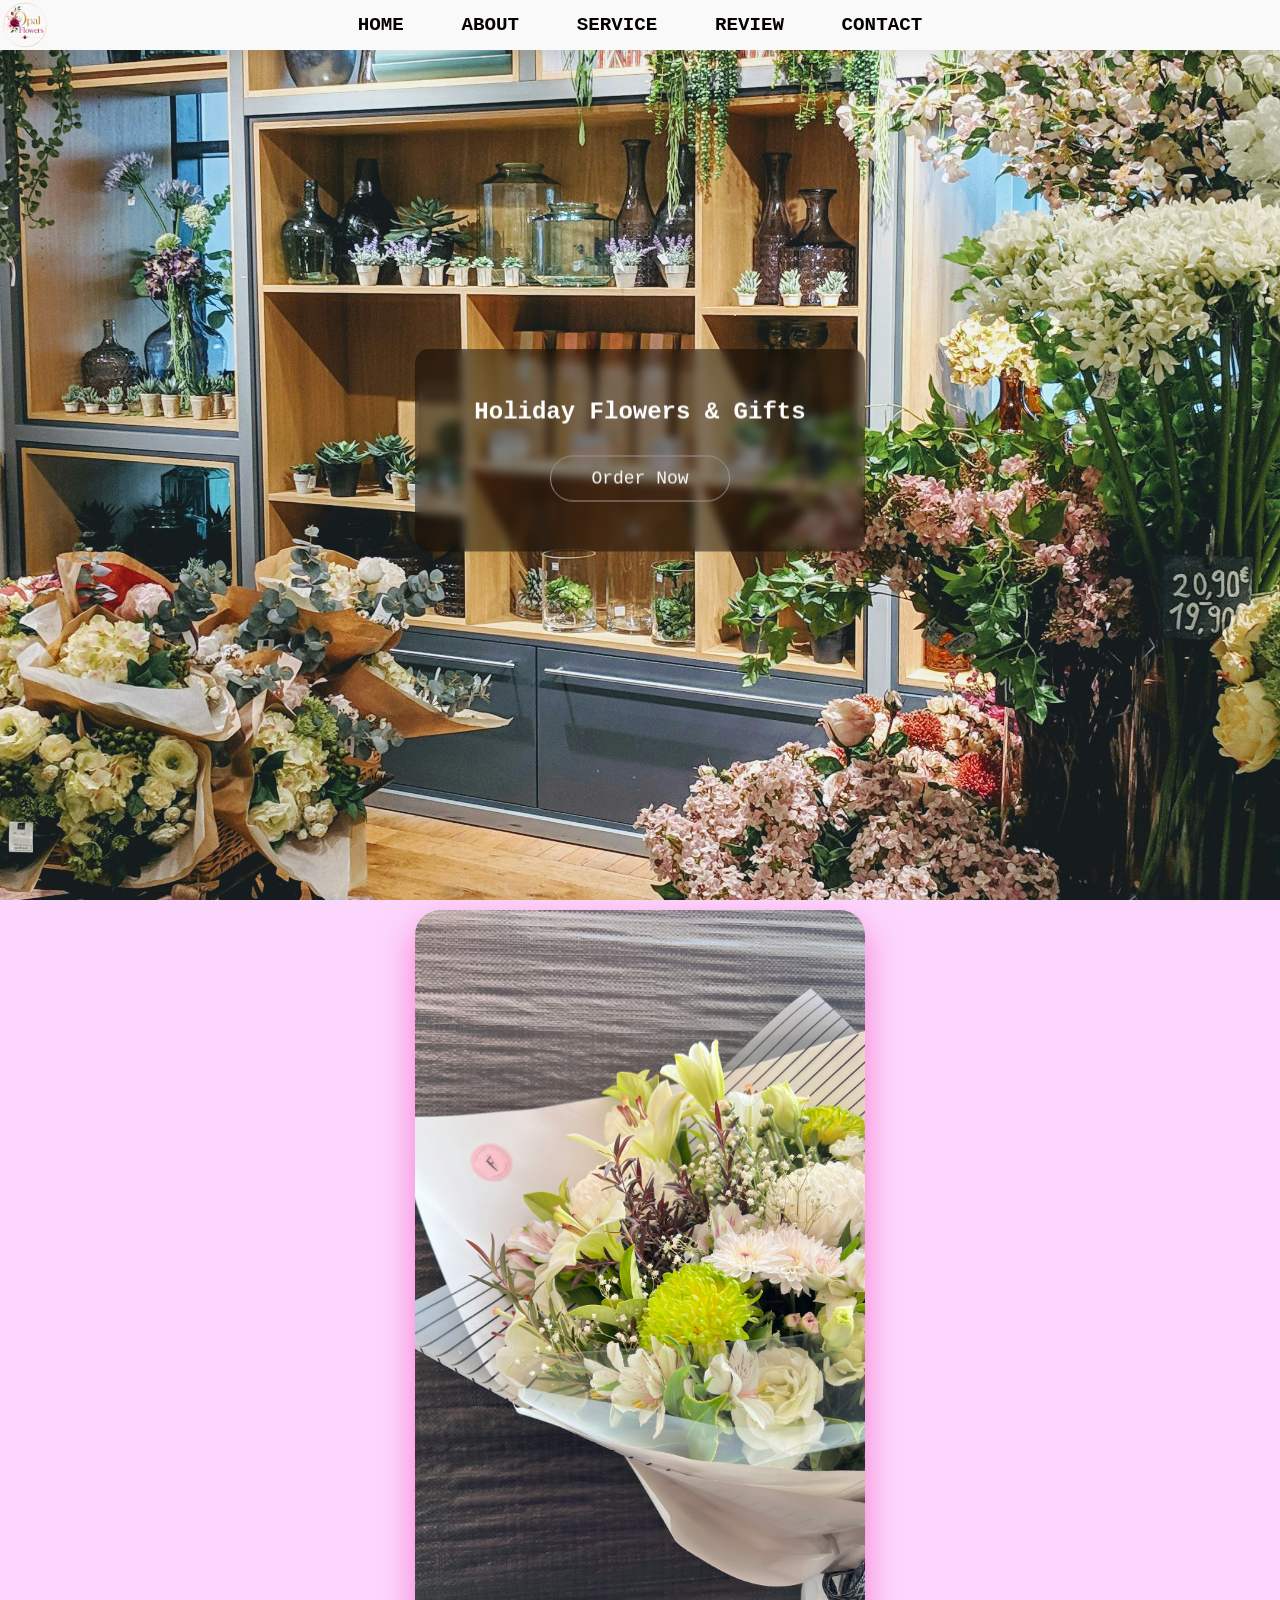
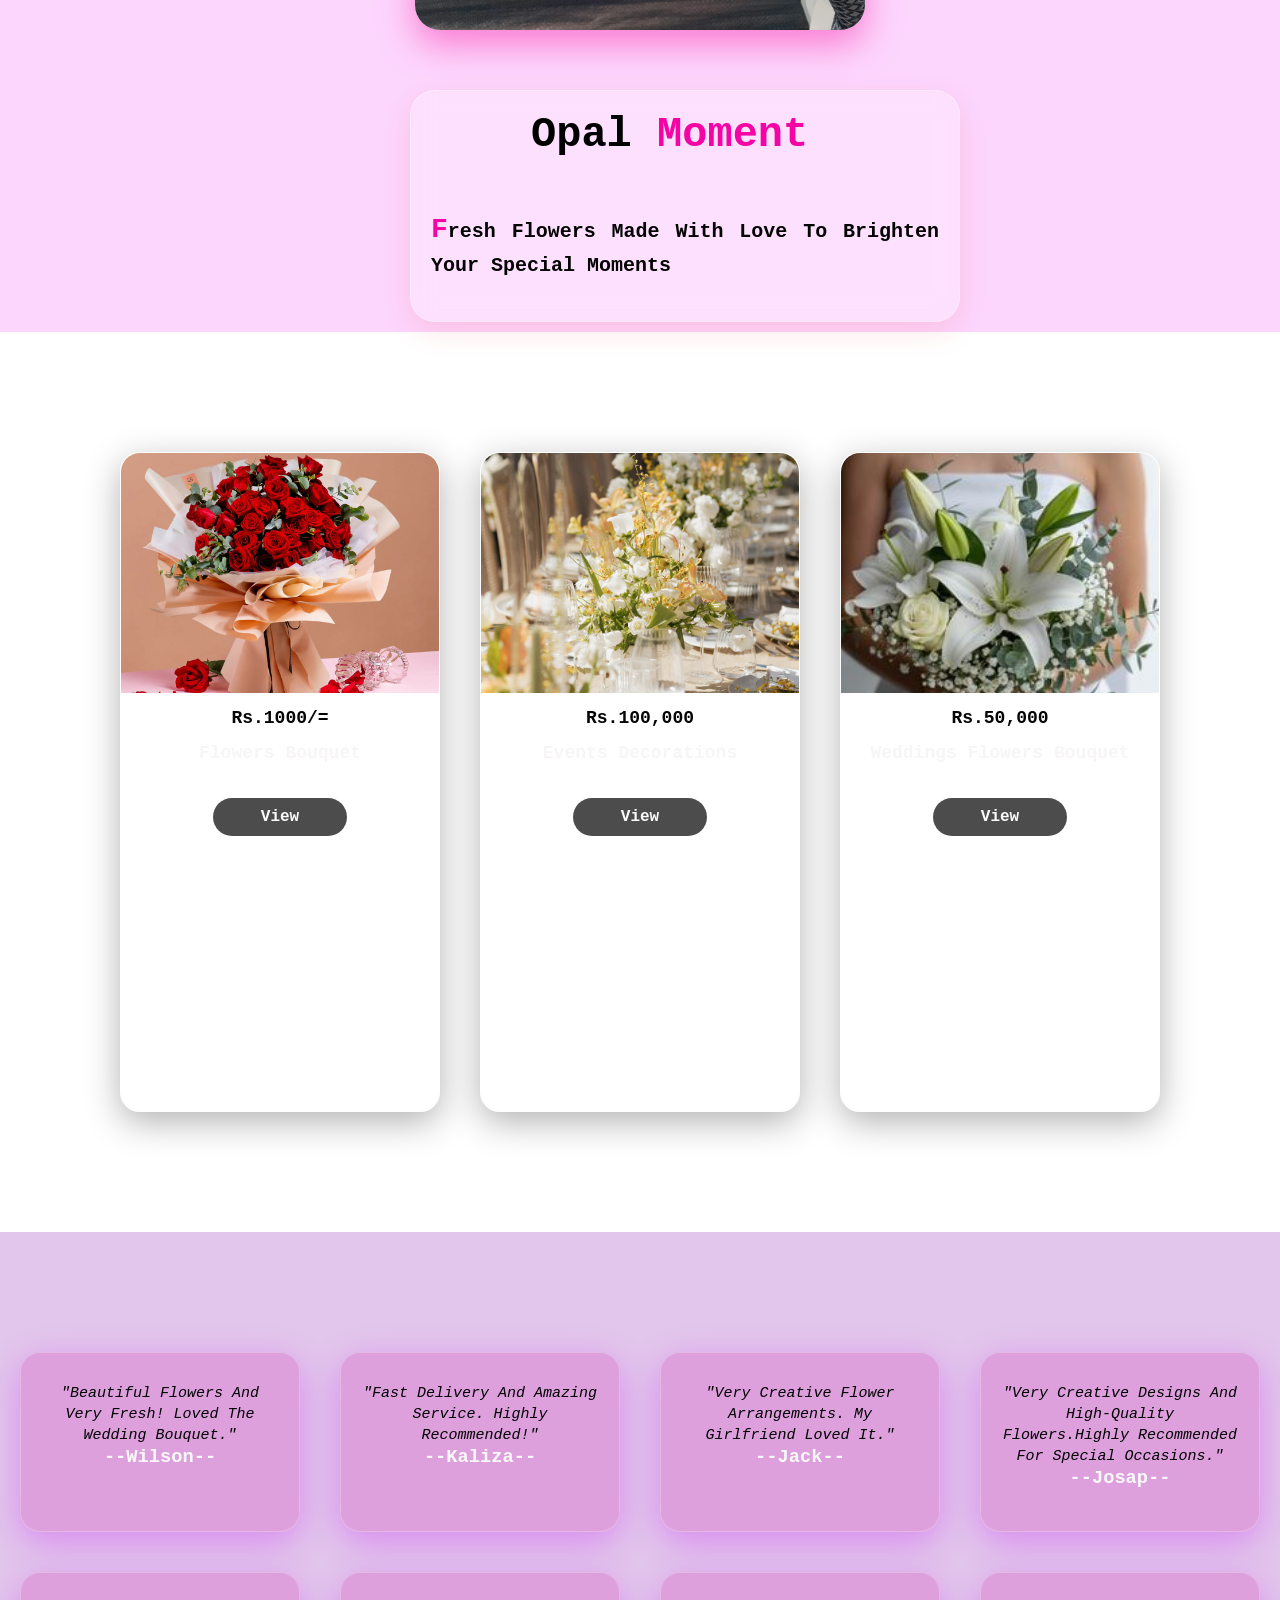
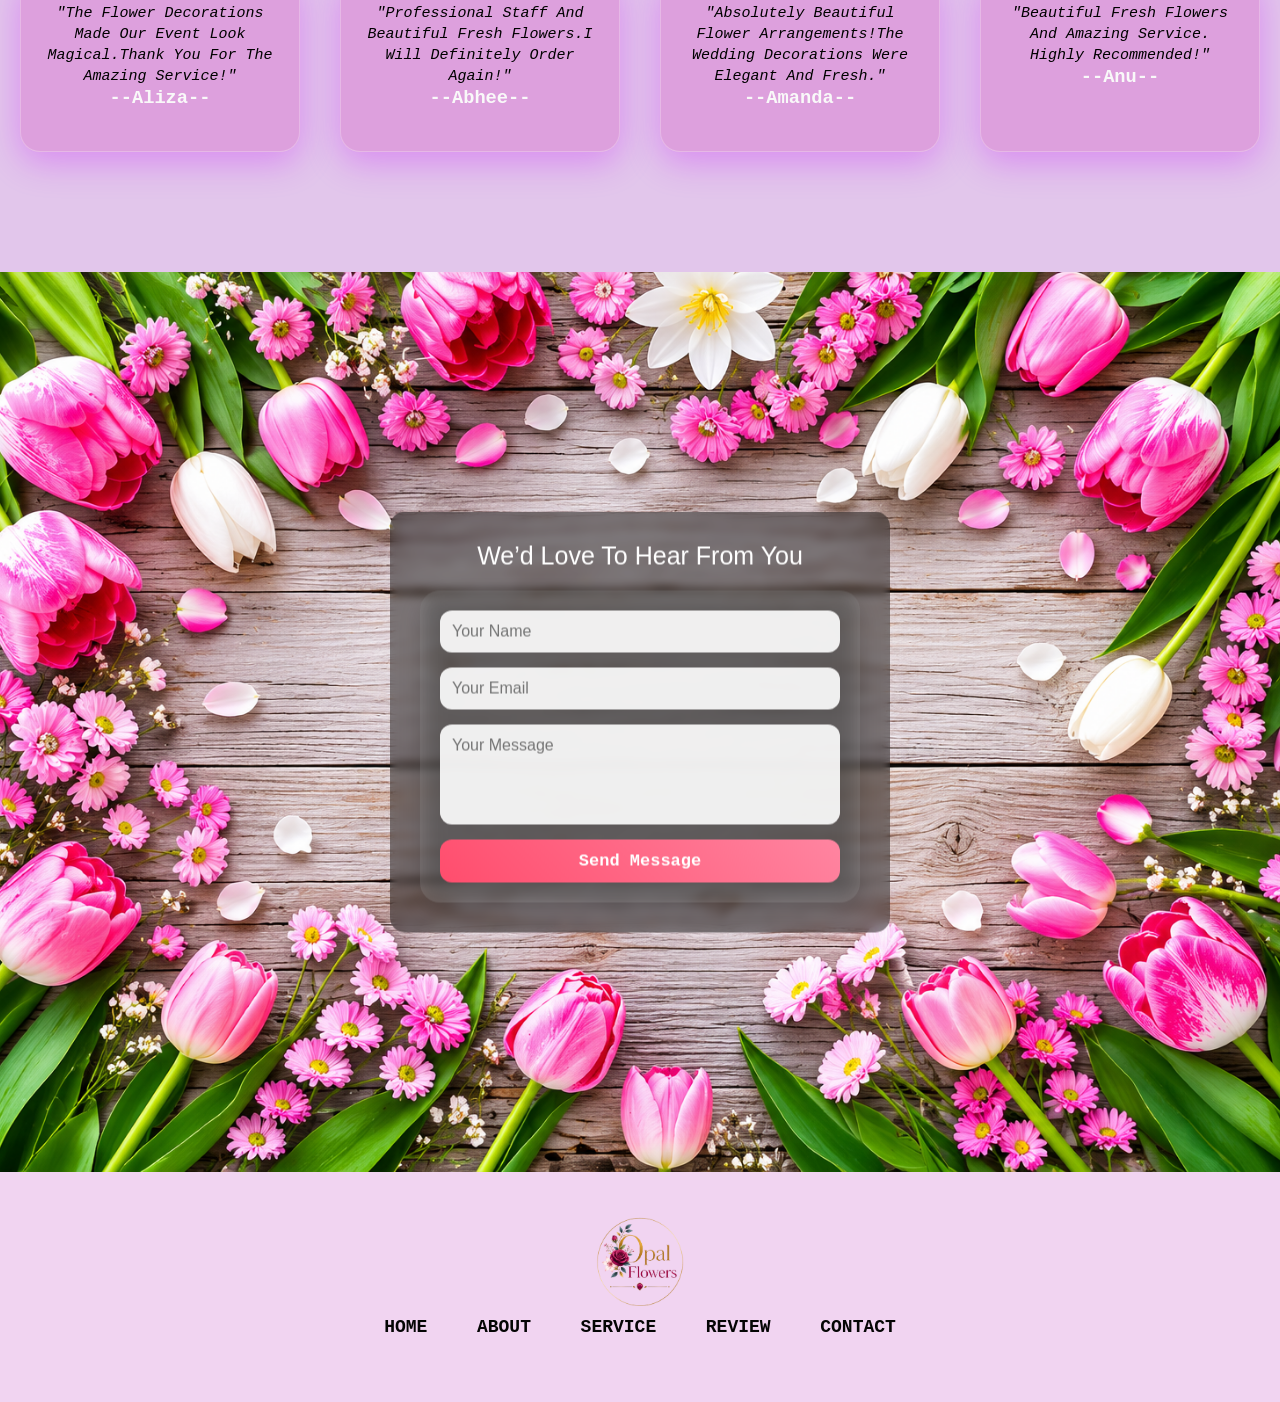
<file: index.html>
<!DOCTYPE html>
<html lang="en">
<head>
    <meta charset="UTF-8">
    <meta name="viewport" content="width=device-width, initial-scale=1.0">
    <title>Flower Website</title>
    <link rel="stylesheet" href="style.css">
</head>
<body>

    <div id="navbar-placeholder"></div>

    <div id="home-placeholder"></div>

    <div id="about-placeholder"></div>

    <div id="service-placeholder"></div>

    <div id="review-placeholder"></div>

    <div id="contact-placeholder"></div>

    <div id="footer-placeholder"></div>


    <script>
        // // Navbar එක Fetch කිරීම
        fetch('navbar.html')
            .then(response => response.text())
            .then(data => {
                document.getElementById('navbar-placeholder').innerHTML = data;
            })
            .catch(error => console.error('Error loading navbar:', error));

        // Home Section එක Fetch කිරීම
        fetch('home.html')
            .then(response => response.text())
            .then(data => {
                document.getElementById('home-placeholder').innerHTML = data;
            })
            .catch(error => console.error('Error loading home section:', error));

        // // About Section එක Fetch කිරීම
        fetch('about.html')
            .then(response => response.text())
            .then(data => {
            document.getElementById('about-placeholder').innerHTML = data;
            })
            .catch(error => console.error('Error loading about section:', error));

        // Service Section එක Fetch කිරීම
        fetch('service.html')
            .then(response => response.text())
            .then(data => {
                document.getElementById('service-placeholder').innerHTML = data;
            })
            .catch(error => console.error('Error loading service section:', error));

        // Review Section එක Fetch කිරීම
        fetch('review.html')
            .then(response => response.text())
            .then(data => {
                document.getElementById('review-placeholder').innerHTML = data;
            })
            .catch(error => console.error('Error loading review section:', error));

        // Contact Section එක Fetch කිරීම
        fetch('contact.html')
            .then(response => response.text())
            .then(data => {
                document.getElementById('contact-placeholder').innerHTML = data;
            })
            .catch(error => console.error('Error loading review section:', error));


        // Footer එක Fetch කිරීම
        fetch('footer.html')
            .then(response => response.text())
            .then(data => {
                document.getElementById('footer-placeholder').innerHTML = data;
            })
            .catch(error => console.error('Error loading footer:', error));
    </script>

    <script src="script.js"></script>
</body>
</html>
</file>
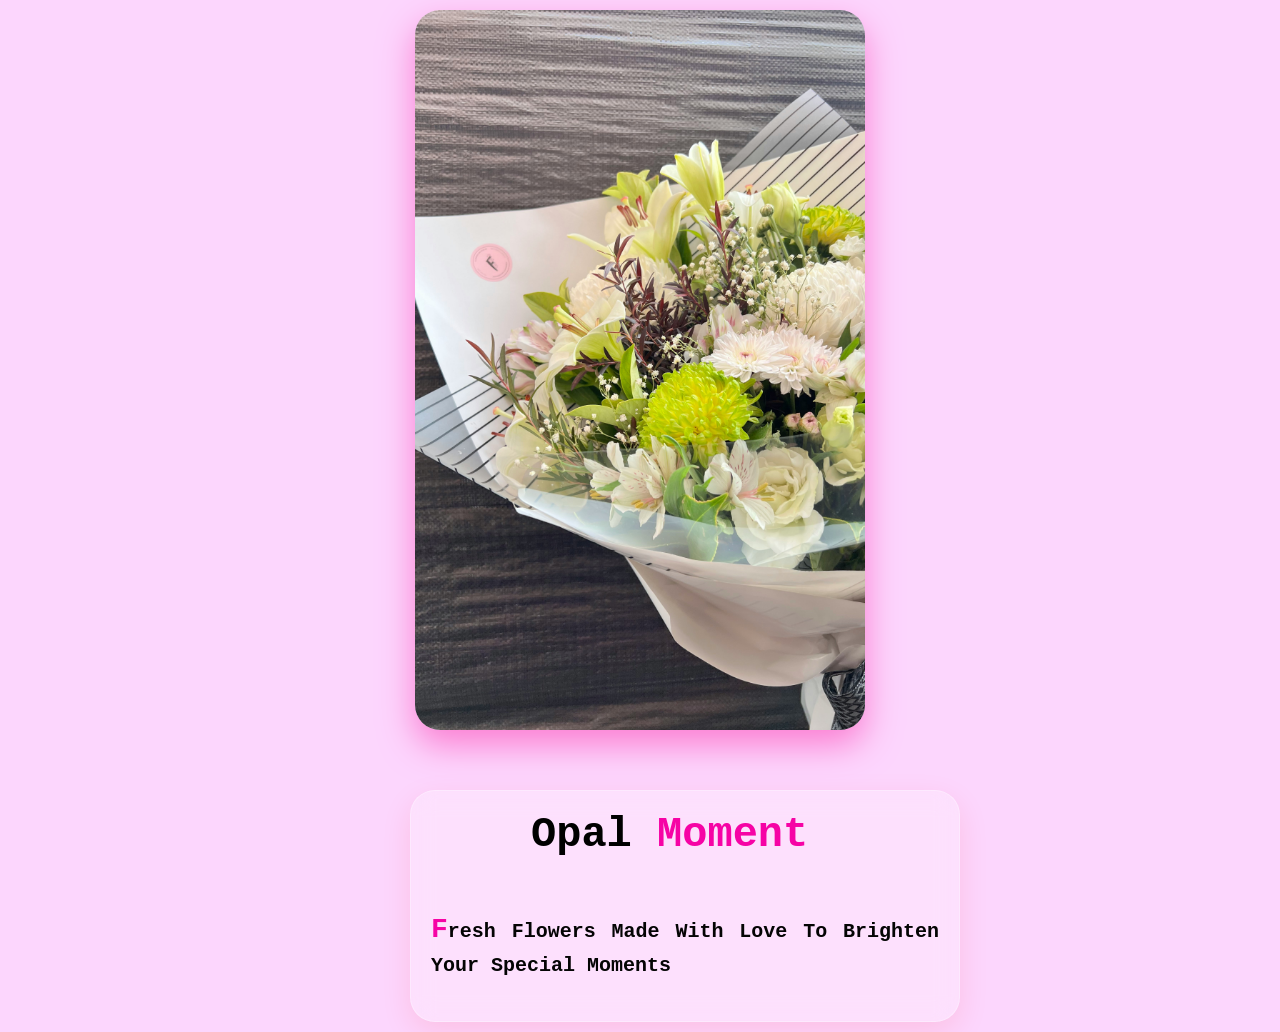
<file: about.html>
<!DOCTYPE html>
<html lang="en">
<head>
    <meta charset="UTF-8">
    <meta name="viewport" content="width=device-width, initial-scale=1.0">
    <title>FlowerWeb</title>
    <link rel="stylesheet" href="style.css">
 
</head>
<body>

    <section class="ab-img">
        <img src="assets/about.jpg" alt="about">

        <div class="card">
        <h2>Opal <span class="card-sp">Moment</span></h2>

         <p>
            Fresh flowers made with love to brighten your special moments
        </p>

        
        </div>

    </section>


    
</body>
</html>
</file>
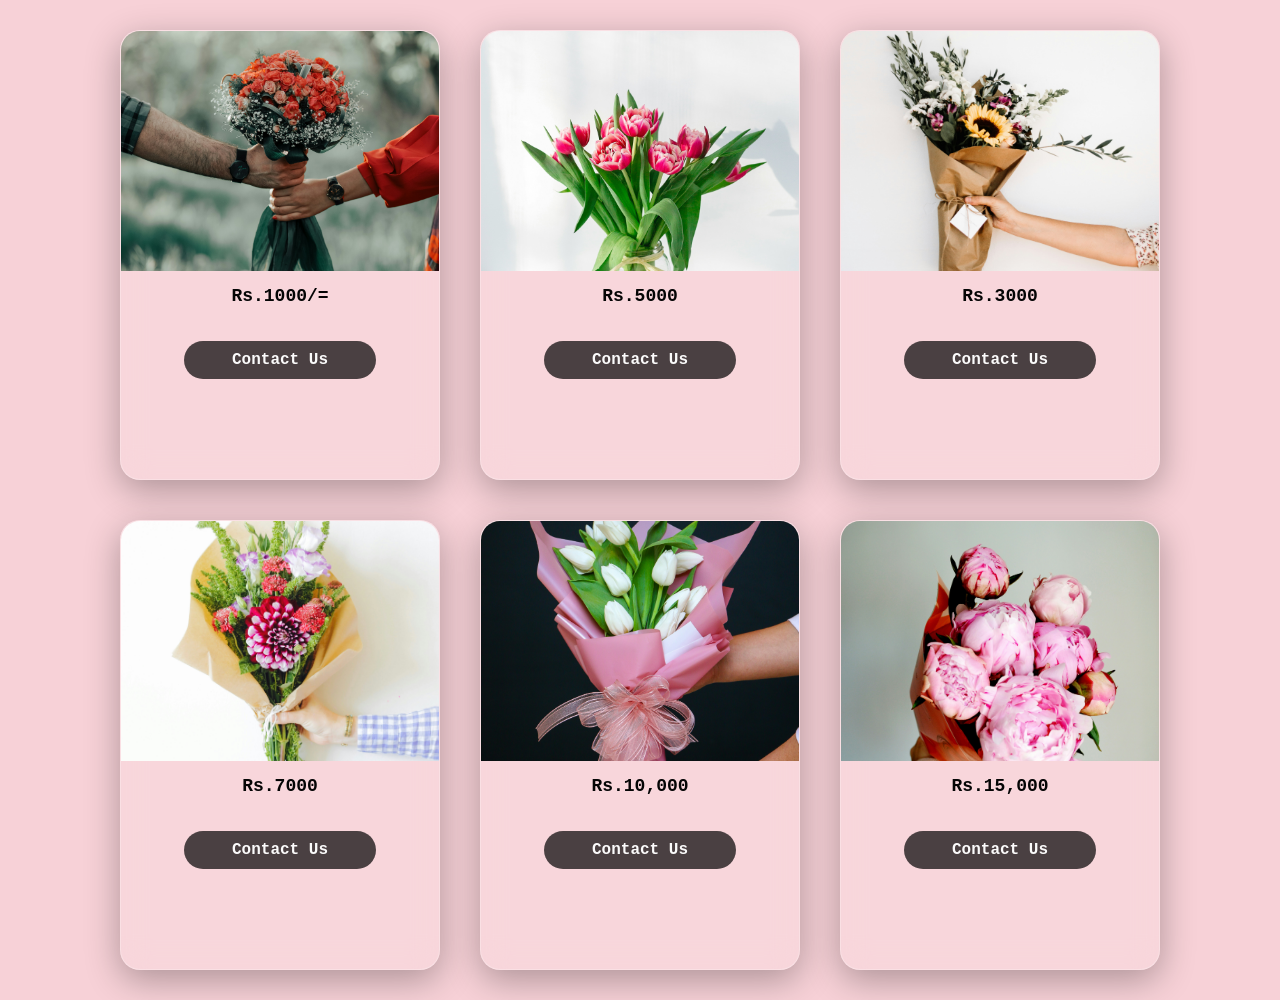
<file: boq.html>
<!DOCTYPE html>
<html lang="en">
<head>
    <meta charset="UTF-8">
    <meta name="viewport" content="width=device-width, initial-scale=1.0">
    <title>FlowerWeb</title>
    <link rel="stylesheet" href="style.css"> 

</head>
<body>

 <section class="boq">
 
        <div class="boq-card">
            <div class="deq">
                <img src="assets/boq.html1.jpg" alt="Bouquet">
                <div class="price">Rs.1000/=</div>
                <a href="contact.html" class="btn">Contact Us</a>
            </div>
        </div>

        <div class="boq-card">
            <div class="deq">
                <img src="assets/boq.html2.jpg" alt="Decorations">
                <div class="price">Rs.5000</div>
                <a href="contact.html" class="btn">Contact Us</a>
            </div>
        </div>

        <div class="boq-card">
            <div class="deco">
                <img src="assets/boq.html3.jpg" alt="Wedding">
                <div class="price">Rs.3000</div>
                <a href="contact.html" class="btn">Contact Us</a>
            </div>
        </div>

        <div class="boq-card">
            <div class="deco">
                <img src="assets/boq.html4.jpg" alt="Wedding">
                <div class="price">Rs.7000</div>
                <a href="contact.html" class="btn">Contact Us</a>
            </div>
        </div>

        <div class="boq-card">
            <div class="deco">
                <img src="assets/bow.html5.jpg" alt="Wedding">
                <div class="price">Rs.10,000</div>
                <a href="contact.html" class="btn">Contact Us</a>
            </div>
        </div>

        <div class="boq-card">
            <div class="deco">
                <img src="assets/boq.html6.jpg" alt="Wedding">
                <div class="price">Rs.15,000</div>
                <a href="contact.html" class="btn">Contact Us</a>
            </div>
        </div>
</section>   


    
</body>
</html>
</file>
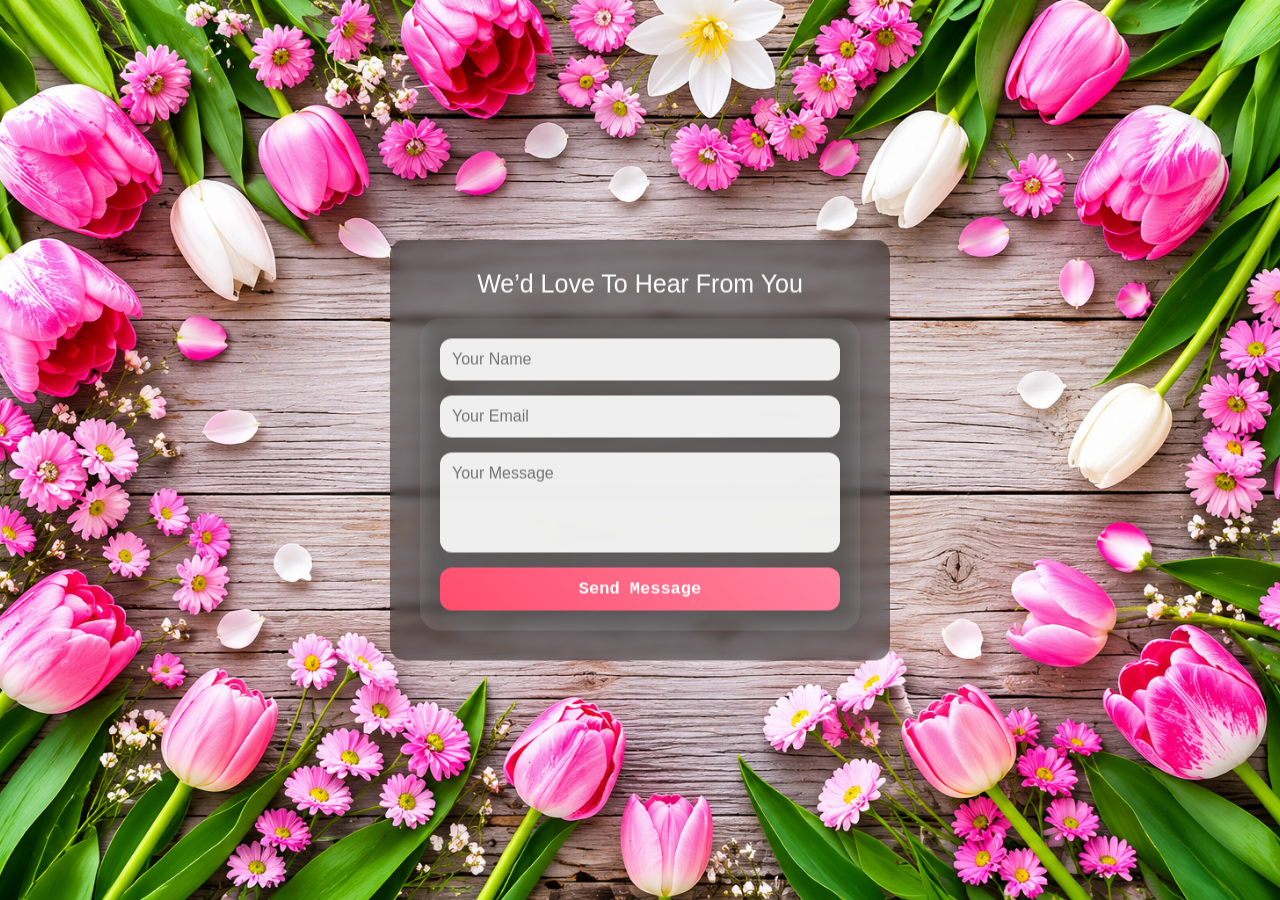
<file: contact.html>
<!DOCTYPE html>
<html lang="en">
<head>
    <meta charset="UTF-8">
    <meta name="viewport" content="width=device-width, initial-scale=1.0">
    <title>FlowerWeb</title>
    <link rel="stylesheet" href="style.css">
     
</head>
<body>

    <section class="contact-page">
        <img src="assets/contact.png">

        <div class="contact-card">
            <p class="cp">We’d love to hear from you</p>

            <form>
                <input type="text" placeholder="Your Name" required>
                <input type="email" placeholder="Your Email" required>
                <textarea placeholder="Your Message" rows="5" required></textarea>
                <button type="submit">Send Message</button>


            </form>

        </div>
    </section>

</body>
</html>
</file>
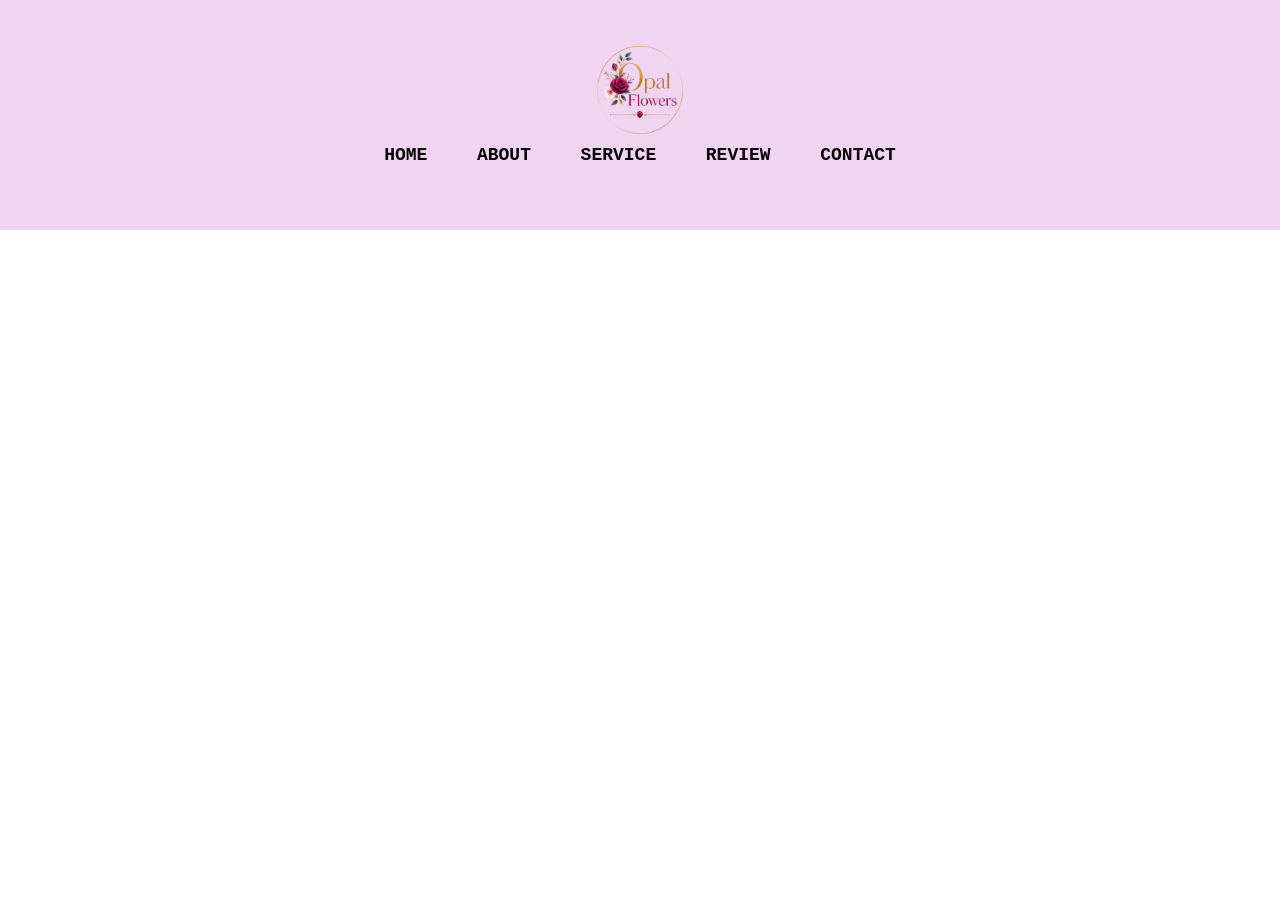
<file: footer.html>
<!DOCTYPE html>
<html lang="en">
<head>
    <meta charset="UTF-8">
    <meta name="viewport" content="width=device-width, initial-scale=1.0">
    <title>FlowerWeb</title>
    <link rel="stylesheet" href="style.css">
</head>
<body>

   <div class="footer">
    <img src="assets/logo.png" alt="logo" width="100">

    <div class="footer-links">
        <a href="#home-section">HOME</a>
        <a href="#about-section">ABOUT</a>
        <a href="#service-section">SERVICE</a>
        <a href="#review-section">REVIEW</a>
        <a href="#contact-section">CONTACT</a>
    </div>

     

</div>

            

            



        </div>
             
        
    </section>


    
</body>
</html>
</file>
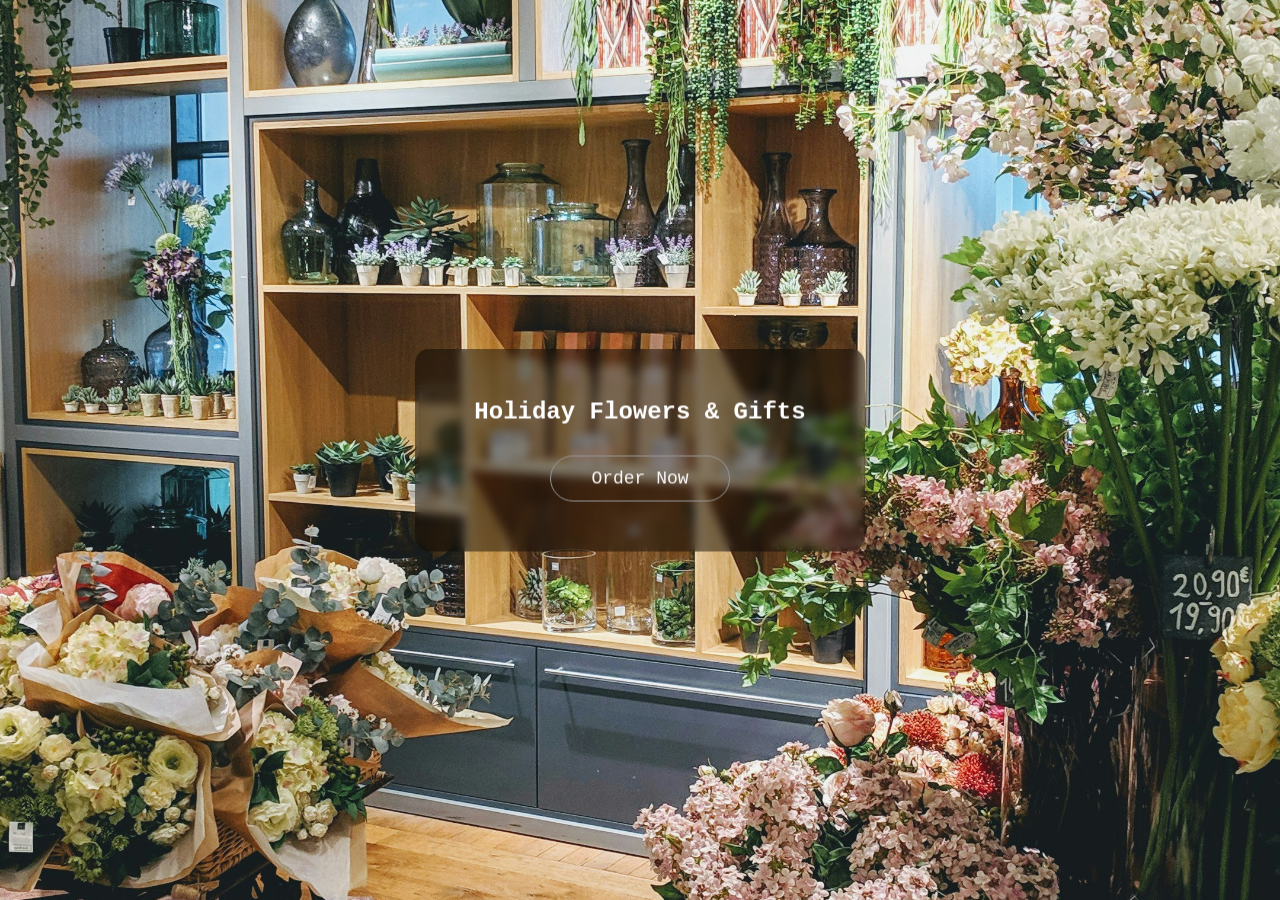
<file: home.html>
<!DOCTYPE html>
<html lang="en">
<head>
    <meta charset="UTF-8">
    <meta name="viewport" content="width=device-width, initial-scale=1.0">
    <title>FlowerWeb</title>
    <link rel="stylesheet" href="style.css"> 

</head>
<body>

    <section class="home-pic">
        <img src="assets/home.jpg" alt="pic">
            
        <div class="home-box">
            <h2 class="title">Holiday Flowers & Gifts</h2>
                
                <button>Order Now</button>

        </div>

    </section>
    
</body>
</html>
</file>
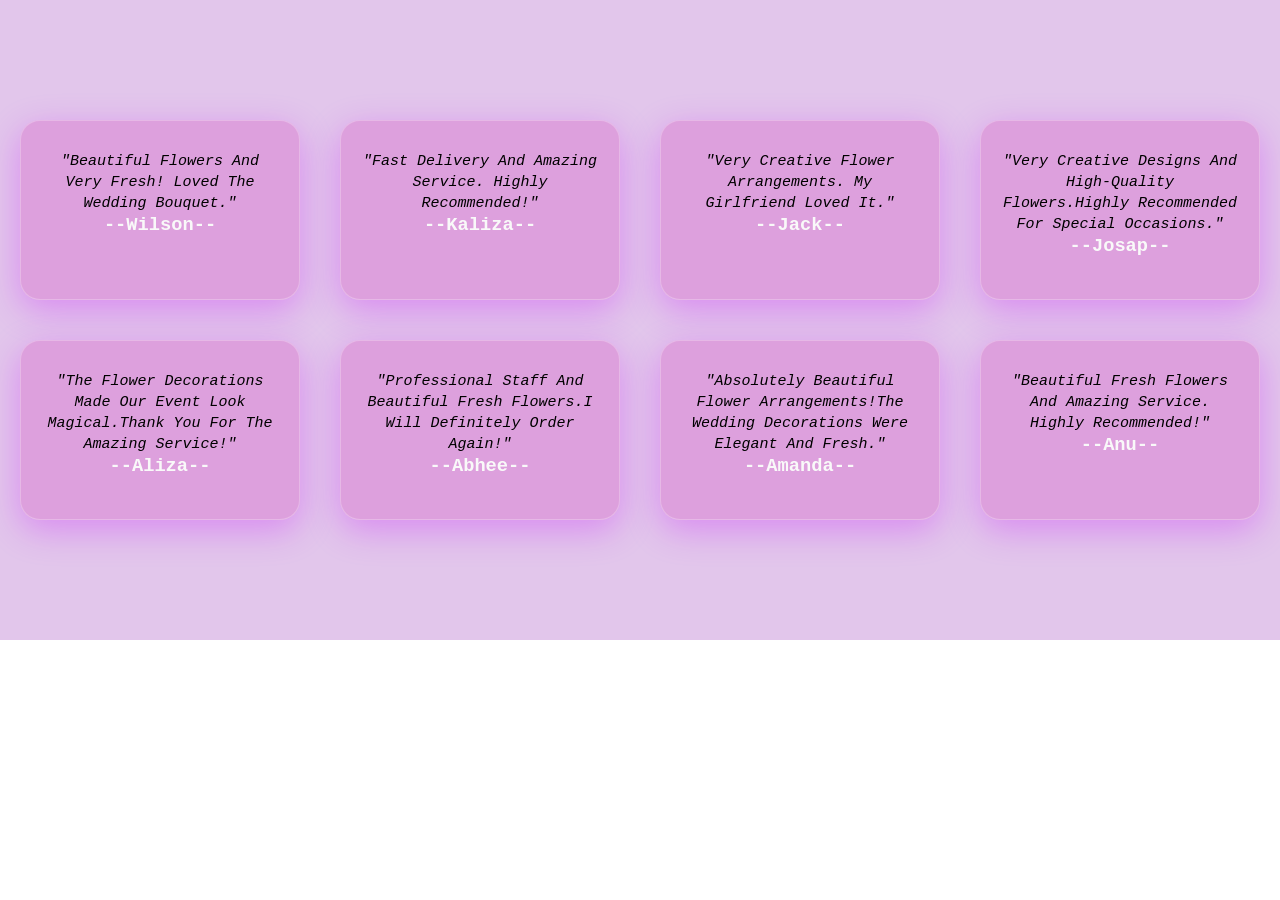
<file: review.html>
<!DOCTYPE html>
<html lang="en">
<head>
    <meta charset="UTF-8">
    <meta name="viewport" content="width=device-width, initial-scale=1.0">
    <title>FlowerWeb</title>
    <link rel="stylesheet" href="style.css">
</head>
<body>

    <section class="review-section">

        <div class="review-card">
            <p class="des" >"Beautiful flowers and very fresh! Loved the wedding bouquet."</p>
            <h3>--Wilson--</h3>
        </div>

        <div class="review-card">
            <p class="des">"Fast delivery and amazing service. Highly recommended!"</p>
            <h3>--Kaliza--</h3>
        </div>

        <div class="review-card">
            <p class="des">"Very creative flower arrangements. My girlfriend loved it."</p>
            <h3>--Jack--</h3>
        </div>

         <div class="review-card">
            <p class="des">"Very creative designs and high-quality flowers.Highly recommended for special occasions."</p>
            <h3>--Josap--</h3>
        </div>

        <div class="review-card">
            <p class="des">"The flower decorations made our event look magical.Thank you for the amazing service!"</p>
            <h3>--Aliza--</h3>
        </div>


        <div class="review-card">
            <p class="des">"Professional staff and beautiful fresh flowers.I will definitely order again!"</p>
            <h3>--Abhee--</h3>
        </div>


        <div class="review-card">
            <p class="des">"Absolutely beautiful flower arrangements!The wedding decorations were elegant and fresh."</p>
            <h3>--Amanda--</h3>
        </div>

        <div class="review-card">
            <p class="des">"Beautiful fresh flowers and amazing service. Highly recommended!"</p>
            <h3>--Anu--</h3>
        </div>

    </section>
    
</body>
</html>
</file>
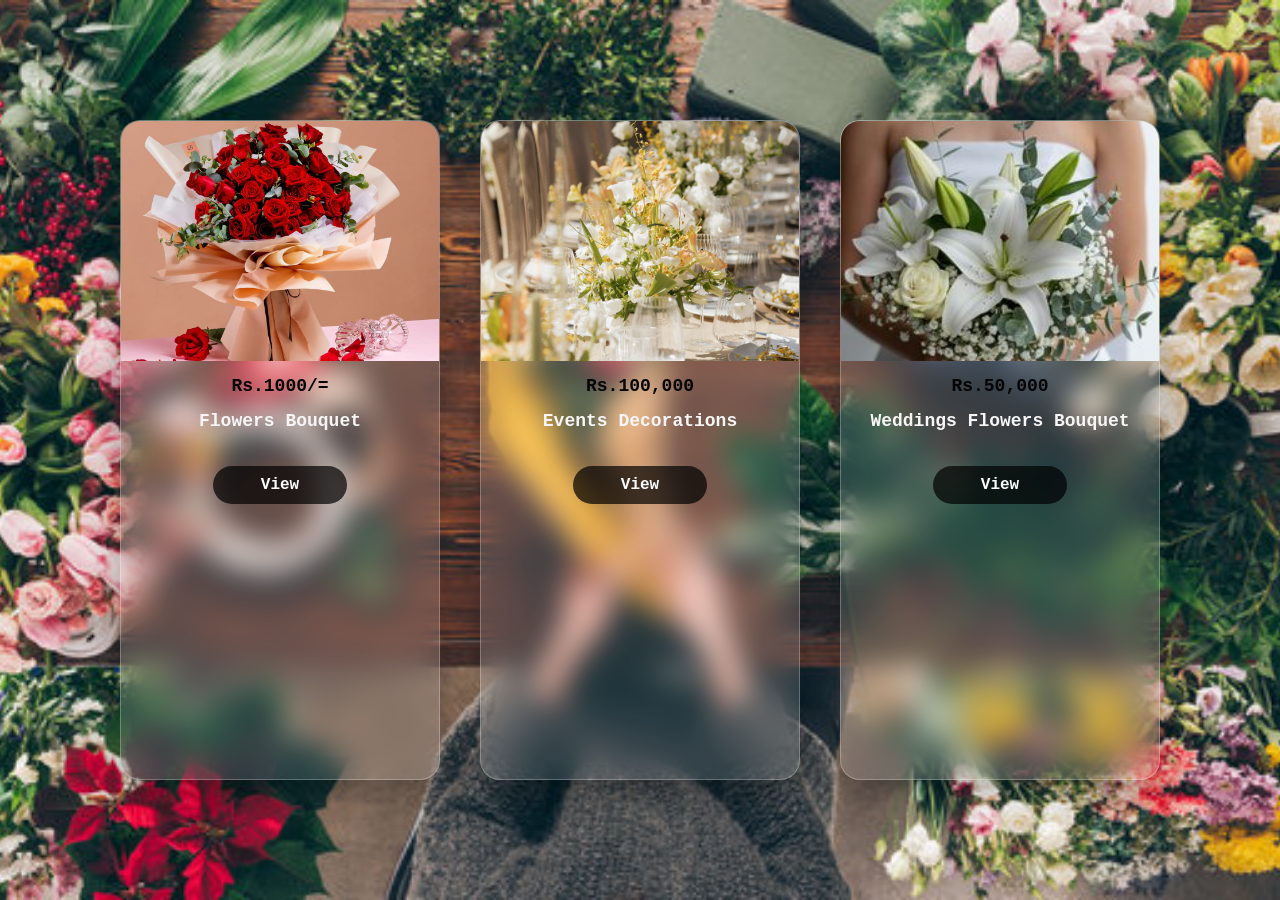
<file: service.html>
<!DOCTYPE html>
<html lang="en">
<head>
    <meta charset="UTF-8">
    <meta name="viewport" content="width=device-width, initial-scale=1.0">
    <title>FlowerWeb</title>
    <link rel="stylesheet" href="style.css"> 
</head>

<body class="service-page"> 

    <section class="service-container">
        <div class="service-card">
            <div class="deco">
                <img src="assets/service-bouq.webp" alt="Bouquet">
                <div class="price">Rs.1000/=</div>
                <div class="name">Flowers Bouquet</div>
                <a href="boq.html" class="btn">View</a>
            </div>
        </div>

        <div class="service-card">
            <div class="deco">
                <img src="assets/service-deco.jpg" alt="Decorations">
                <div class="price">Rs.100,000</div>
                <div class="name">Events Decorations</div>
                <a href="decarations.html" class="btn">View</a>
            </div>
        </div>

        <div class="service-card">
            <div class="deco">
                <img src="assets/wedding.jpg" alt="Wedding">
                <div class="price">Rs.50,000</div>
                <div class="name">Weddings Flowers Bouquet</div>
                <a href="wedd-boq.html" class="btn">View</a>
            </div>
        </div>
    </section>

</body>
</html>
</file>
<file: style.css>
/* ========================================== Root Variables & Reset ========================================== */
:root {
    --pink: #ff4d6d;
    --purple: #bb00fa;
}

*{
    margin: 0;
    padding: 0;
    font-family: 'Courier New', Courier, monospace;
    outline: none;
    border: none;
    text-decoration: none;
    text-transform: capitalize;
    transition: 0.3s linear;
    box-sizing: border-box; 
}

body {
    position: relative;
    overflow-x: hidden;
}

html{
    font-size: 100%;
    scroll-padding-top: 8rem;
    scroll-behavior: smooth;
    overflow-y: auto;
}

/* ========================================== Header ========================================== */
header {
    position: fixed;
    top: 0;
    left: 0;
    right: 0;
    background: rgb(250, 249, 250);
   /* padding: 0.5rem 1.5rem;*/
    display: flex;
    align-items: center;
    justify-content: space-between;
    z-index: 100;
    box-shadow: 0rem 0.2rem 1rem rgba(0,0,0,0.1);
}

/*.header .logo {
    margin-right:20px;
}*/

.header .logo img {
    height: 80px;
    
}

header .navbar {
    position: absolute;
    left: 50%;
    transform: translateX(-50%);
}

header .navbar a {
    font-size: 1.2rem;
    font-weight: bolder;
    padding: 0.5rem 1.5rem;
    color: rgb(5, 0, 0);
    text-decoration: none;
}

header .navbar a:hover {
    color: rgb(246, 3, 165);
}

header .icons {
    display: flex;
    align-items: center;
    gap: 0.5rem;
    margin-left: auto;  
}

/* ========================================== Home Page ========================================== */
.home-pic{
    position: relative;
    width: 100%;
    height: 100vh;
    overflow: hidden;
}

.home-pic img{
    width: 100%;
    height: 100%;
    object-fit: cover;
}

.home-box{
    position: absolute;
    top: 50%;
    left: 50%;
    transform: translate(-50%, -50%);
    text-align: center;
    color: white;
    background: rgba(0, 0, 0, 0.45); 
    backdrop-filter: blur(5px);
    -webkit-backdrop-filter: blur(5px);
    padding: 50px 40px;
    border-radius: 15px;
    width: 90%;
    max-width: 450px;
}

.title h2 {
    font-size: 32px;
    font-family: 'Segoe UI', Tahoma, Geneva, Verdana, sans-serif;
    margin-top: 20px;
}

/*.sub-title p{
    font-size: 16px;
    margin-bottom: 30px;
    line-height: 1.5;
}*/

.home-box button{
    padding: 12px 40px;
    font-size: 18px;
    border: 1px solid rgb(151, 149, 149);
    background: transparent;
    color: rgb(250, 246, 246);
    cursor: pointer;
    transition: 0.3s;
    border-radius: 50px;
    margin-top: 30px;
}

.home-box button:hover{
    background: rgb(245, 243, 243);
    color: black;
}

/* ========================================== About Page ========================================== */
.ab-img{
    min-height: 100vh;
    width: 100%;
    display: flex;
    justify-content: center;
    align-items: center;
    gap: 60px;
    padding: 10px 8%;
    flex-wrap: wrap;
    background-color: #fcd6fd;
}

 
.ab-img img{
    width: 450px;
    height: 80vh;
    border-radius: 25px;
      
    object-fit: cover;
    box-shadow: 0 15px 35px  rgb(251, 125, 209);
    transition: 0.4s ease;
}

.ab-img img:hover{
    transform: scale(1.03);
}

 
.card{
    max-width: 550px;
    padding: 20px;
    border-radius: 25px;
    background: rgba(255,255,255,0.25);
    backdrop-filter: blur(12px);
    -webkit-backdrop-filter: blur(12px);
    border: 1px solid rgba(255,255,255,0.3);
    box-shadow: 0 10px 30px rgba(255, 0, 0, 0.1);
    margin-left: 90px;
}

 
.card h2{
    font-size: 42px;
    color: var(--dark);
    margin-bottom: 50px;
   /* line-height: 1.2;*/
    margin-left: 100px;
}

.card-sp{
    color:  rgb(246, 3, 165);
}

.ab-img img:hover{
    box-shadow: 0 15px 35px  rgb(240, 76, 240);
}

 
.card p{
    font-size: 20px;
    font-weight: bold;
    color: #444;
    line-height: 1.5;
    margin-bottom: 20px;
    text-align: justify;
    color: #040404;
}

 
.card p::first-letter{
    font-size: 28px;
    font-weight: bold;
    color: rgb(246, 3, 165);
}

/* ===================== RESPONSIVE ===================== */
@media(max-width: 900px){

    .ab-img{
        flex-direction: column;
        text-align: center;
        padding: 60px 20px;
    }

    .card{
        padding: 30px;
    }

    .card h2{
        font-size: 34px;
    }

    .card p{
        text-align: center;
    }
}
 
/* ========================================== Service Page ========================================== */
.service-page {
    position: relative;
    min-height: 50vh;
    width: 100%;
    background-size: cover;
    overflow-x: hidden;
}

.service-container {
    position: relative;
    display: flex;
    justify-content: center;
    gap: 40px; 
    background: url('assets/service-background.jpg') no-repeat center center fixed;
    min-height: 100vh;
    width: 100%;
    background-size: cover;
    overflow-x: hidden;
    flex-wrap: wrap;
    padding: 120px 20px;
    z-index: 2; 
} 

.service-card {
    width: 320px;
    height: auto; 
    background: rgba(255, 255, 255, 0.12);
    border-radius: 20px;
    overflow: hidden;
    backdrop-filter: blur(15px);
    -webkit-backdrop-filter: blur(15px);
    border: 1px solid rgba(255, 255, 255, 0.25);
    box-shadow: 0 10px 35px rgba(0,0,0,0.3);
    text-align: center;
    transition: 0.4s;
    color: #fff;
    padding-bottom: 25px;
}

.service-card:hover {
    transform: translateY(-15px) scale(1.03);
    box-shadow: 0 15px 45px rgba(247, 153, 224, 0.4);
}

.service-card img {
    width: 100%;
    height: 240px;
    object-fit: cover; 
    display: block;
}

.price {
    margin: 15px 0;
    font-weight: bold;
    font-size: 18px;
    color: #fff;
}

.name {
    margin: 15px 0;
    font-weight: bolder;
    font-size: 18px;
    color: rgb(247, 245, 246);;
}

.btn {
    display: inline-block;
    margin-top: 50px;
    padding: 10px 48px;
    background: rgba(0, 0, 0, 0.7);
    color: rgb(251, 251, 251);
    border-radius: 50px;
    transition: 0.3s;
    font-weight: bolder;
}

.btn:hover {
    background: #fcd6fd;
    color: #040404;
}

/* ==========================================   Boq.page ========================================== */

.boq {
    position: relative;
    display: flex;
    justify-content: center;
    gap: 40px; 
    min-height: 100vh;
    width: 100%;
    background-size: cover;
    overflow-x: hidden;
    flex-wrap: wrap;
    padding: 30px 80px;
    z-index: 2; 
    margin-right: 100px;
    background-color: rgb(247, 209, 215);
}

    .boq-card {
    width: 320px;
    height: 50vh; 
    background: rgba(255, 2, 226, 0.12);
    border-radius: 20px;
    overflow: hidden;
    backdrop-filter: blur(15px);
    -webkit-backdrop-filter: blur(15px);
    border: 1px solid rgba(255, 255, 255, 0.25);
    box-shadow: 0 10px 35px rgba(0,0,0,0.3);
    text-align: center;
    transition: 0.4s;
    padding-bottom: 10px;
}

.boq-card:hover {
    transform: translateY(-15px) scale(1.03);
    box-shadow: 0 15px 45px rgba(247, 153, 224, 0.4);
}

.boq-card img {
    width: 100%;
    height: 240px;
    object-fit: cover; 
    display: block;
}

.price {
    margin: 15px 0;
    font-weight: bold;
    font-size: 18px;
    color: #050505;
}

.btn {
    display: inline-block;
    margin-top: 20px;
    padding: 10px 48px;
    background: rgba(0, 0, 0, 0.7);
    color: rgb(251, 251, 251);
    border-radius: 50px;
    transition: 0.3s;
    font-weight: bolder;
}

.btn:hover {
    background: #fcd6fd;
    color: #040404;
}
/* ========================================== Deacarations Page ========================================== */

.boq {
    position: relative;
    display: flex;
    justify-content: center;
    gap: 40px; 
    min-height: 100vh;
    width: 100%;

     background-size: cover;
    overflow-x: hidden;
     
    flex-wrap: wrap;
    padding: 30px 80px;
    z-index: 2; 
    margin-right: 100px;
    background-color: rgb(247, 209, 215);
} 


.boq-card {
    width: 320px;
    height: 50vh; 
    background: rgba(255, 255, 255, 0.12);
    border-radius: 20px;
    overflow: hidden;
    backdrop-filter: blur(15px);
    -webkit-backdrop-filter: blur(15px);
    border: 1px solid rgba(255, 255, 255, 0.25);
    box-shadow: 0 10px 35px rgba(0,0,0,0.3);
    text-align: center;
    transition: 0.4s;
    color: #fff;
    padding-bottom: 10px;
}

.boq-card:hover {
    transform: translateY(-15px) scale(1.03);
    box-shadow: 0 15px 45px rgba(247, 153, 224, 0.4);
}

.boq-card img {
    width: 100%;
    height: 240px;
    object-fit: cover; 
    display: block;
}

.price {
    margin: 15px 0;
    font-weight: bold;
    font-size: 18px;
    color: #050505;
}

 

.btn {
    display: inline-block;
    margin-top: 20px;
    padding: 10px 48px;
    background: rgba(0, 0, 0, 0.7);
    color: rgb(251, 251, 251);
    border-radius: 50px;
    transition: 0.3s;
    font-weight: bolder;
}

.btn:hover {
    background: #fcd6fd;
    color: #040404;
}

/* ========================================== Wedding BoqPage ========================================== */
boq {
    position: relative;
    display: flex;
    justify-content: center;
    gap: 40px; 
    min-height: 100vh;
    width: 100%;

     background-size: cover;
    overflow-x: hidden;
     
    flex-wrap: wrap;
    padding: 30px 80px;
    z-index: 2; 
    margin-right: 100px;
    background-color: rgb(247, 209, 215);

} 


.boq-card {
    width: 320px;
    height: 50vh; 
    background: rgba(255, 255, 255, 0.12);
    border-radius: 20px;
    overflow: hidden;
    backdrop-filter: blur(15px);
    -webkit-backdrop-filter: blur(15px);
    border: 1px solid rgba(255, 255, 255, 0.25);
    box-shadow: 0 10px 35px rgba(0,0,0,0.3);
    text-align: center;
    transition: 0.4s;
    color: #fff;
    padding-bottom: 10px;
}

.boq-card:hover {
    transform: translateY(-15px) scale(1.03);
    box-shadow: 0 15px 45px rgba(247, 153, 224, 0.4);
}

.boq-card img {
    width: 100%;
    height: 240px;
    object-fit: cover; 
    display: block;
}

.price {
    margin: 15px 0;
    font-weight: bold;
    font-size: 18px;
    color: #050505;
}

 

.btn {
    display: inline-block;
    margin-top: 20px;
    padding: 10px 48px;
    background: rgba(0, 0, 0, 0.7);
    color: rgb(251, 251, 251);
    border-radius: 50px;
    transition: 0.3s;
    font-weight: bolder;
}

.btn:hover {
    background: #fcd6fd;
    color: #040404;
}

/* ========================================== Review Page ========================================== */
.review-section{
    background: #e2c6eb;
    display: flex; 
    flex-wrap: wrap;
    justify-content: center;
    gap: 40px;
    padding: 120px 20px;
    min-height: 50vh;
}

.review-card{
    width: 280px;
    height: 180px; 
    background: plum;
    border-radius: 20px;
    overflow: hidden;
    backdrop-filter: blur(15px);
    -webkit-backdrop-filter: blur(15px);
    border: 1px solid rgba(255, 255, 255, 0.25);
    box-shadow: 0 10px 35px rgba(195, 0, 255, 0.3);
    text-align: center;
    transition: 0.4s;
    color: #f9f9f9;
    padding: 20px;
    animation: floatCard 4s ease-in-out infinite;
}

.des{
    font-size: 15px;
    font-style: italic;
    color: black;
    margin-top: 10px;
    line-height: 1.4;
}

.review-card:hover {
    transform: translateY(-15px) scale(1.03);
    box-shadow: 0 15px 45px rgba(242, 31, 168, 0.4);
}

@keyframes floatCard {
    0%, 100%{ transform: translateY(0); }
    50%{ transform: translateY(-15px); }
}

.review-card:nth-child(2){ animation-delay: 0.5s; }
.review-card:nth-child(3){ animation-delay: 1s; }
.review-card:nth-child(4){ animation-delay: 1.5s; }

/* ========================================== Contact Page ========================================== */
.contact-page{
    position: relative;
    width: 100%;
    height: 100vh;
    overflow: hidden;
}

.contact-page img{
    width: 100%;
    height: 100%;
    object-fit: cover;
}

.contact-card{
    position: absolute;
    top: 50%;
    left: 50%;
    transform: translate(-50%, -50%);
    text-align: center;
    color: white;
    background: rgba(0, 0, 0, 0.45);
    backdrop-filter: blur(5px);
    -webkit-backdrop-filter: blur(5px);
    padding: 30px;
    border-radius: 15px;
    width: 90%;
    max-width: 500px;
}

.cp{
    font-size: 25px;
    font-family: Arial, sans-serif;
    color: rgb(255, 255, 255);
}

form{
    margin-top: 20px;
    padding: 20px;
    border-radius: 20px;
    background: rgba(255,255,255,0.15);
    backdrop-filter: blur(12px);
    box-shadow: 0 8px 25px rgba(0,0,0,0.2);
    display: flex;
    flex-direction: column;
    gap: 15px;
}

form input,
form textarea{
    width: 100%;
    padding: 12px;
    border-radius: 12px;
    background: rgba(255,255,255,0.9);
    font-size: 16px;
    font-family: Arial, sans-serif;
    transition: 0.3s;
}

form input:focus,
form textarea:focus{
    background: #fbfafa;
    box-shadow: 0 0 10px rgba(249, 39, 144, 0.4);
}

form textarea{
    resize: none;
    height: 100px;
}

form button{
    padding: 12px;
    border-radius: 12px;
    background: linear-gradient(45deg, var(--pink), #ff85a1);
    color: white;
    font-size: 17px;
    font-weight: bold;
    cursor: pointer;
    transition: 0.3s;
}

form button:hover{
    transform: translateY(-3px);
    box-shadow: 0 8px 20px rgba(249, 2, 47, 0.4);
}

/* ========================================== Footer Page ========================================== */
.footer{
    background: #f1d4f1;
    padding: 40px 20px;
    text-align: center;
}

.footer-links{
    margin-bottom: 25px;
}

.footer-links a{
    color: rgb(5, 5, 5);
    margin: 0 20px;
    font-size: 18px;
    font-weight: bold;
    transition: 0.3s;
}

.footer-links a:hover{
    color: var(--pink);
}
</file>
